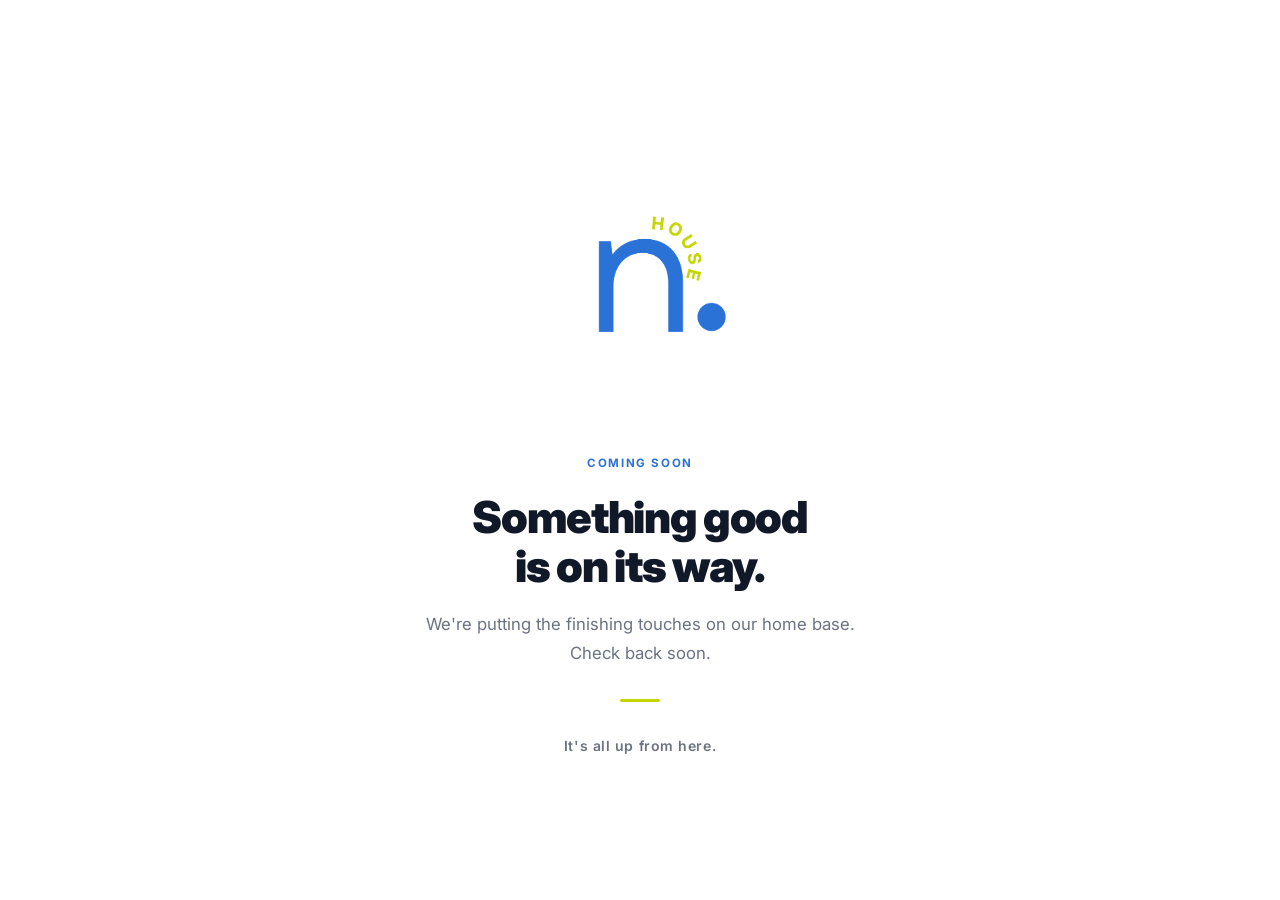
<file: index.html>
<!DOCTYPE html>
<html lang="en">
<head>
  <meta charset="UTF-8">
  <meta name="viewport" content="width=device-width, initial-scale=1.0">
  <title>Northbound House — Coming Soon</title>
  <meta name="description" content="Northbound House is coming soon. Ideas with direction. Products with purpose.">
  <link rel="icon" type="image/png" href="NHdot_Color.png">
  <link rel="apple-touch-icon" href="NHdot_Color.png">
  <link rel="preconnect" href="https://fonts.googleapis.com">
  <link rel="preconnect" href="https://fonts.gstatic.com" crossorigin>
  <link href="https://fonts.googleapis.com/css2?family=Inter:wght@400;600;700;800;900&display=swap" rel="stylesheet">
  <style>
    :root {
      --primary: #2B72D7;
      --accent:  #C4D600;
      --text:    #111827;
      --muted:   #6b7280;
    }

    *, *::before, *::after { box-sizing: border-box; margin: 0; padding: 0; }
    html, body { height: 100%; }

    body {
      font-family: 'Inter', -apple-system, sans-serif;
      background: #fff;
      color: var(--text);
      display: flex;
      flex-direction: column;
      align-items: center;
      justify-content: center;
      min-height: 100vh;
      padding: 2rem;
      -webkit-font-smoothing: antialiased;
      background-image: url('https://images.unsplash.com/photo-1506905925346-21bda4d32df4?auto=format&fit=crop&w=1800&q=80');
      background-size: cover;
      background-position: center 40%;
    }

    body::before {
      content: '';
      position: fixed;
      inset: 0;
      background: rgba(255,255,255,0.92);
      z-index: 0;
    }

    .card {
      position: relative;
      z-index: 1;
      text-align: center;
      max-width: 480px;
    }

    .logo {
      display: block;
      margin-bottom: 3rem;
    }
    .logo img {
      width: 350px;
      height: 260px;
      object-fit: cover;
      object-position: center;
      margin: 0 auto;
    }

    .eyebrow {
      font-size: 0.72rem;
      font-weight: 700;
      letter-spacing: 0.14em;
      text-transform: uppercase;
      color: var(--primary);
      margin-bottom: 1.25rem;
    }

    h1 {
      font-size: clamp(1.75rem, 5vw, 2.75rem);
      font-weight: 900;
      letter-spacing: -0.03em;
      line-height: 1.1;
      margin-bottom: 1.25rem;
      color: var(--text);
    }

    p {
      font-size: 1.05rem;
      color: var(--muted);
      line-height: 1.7;
    }

    .divider {
      width: 40px;
      height: 3px;
      background: var(--accent);
      border-radius: 2px;
      margin: 2rem auto;
    }

    .motto {
      font-size: 0.875rem;
      font-weight: 600;
      color: var(--muted);
      letter-spacing: 0.04em;
    }
  </style>
</head>
<body>
  <div class="card">
    <a href="/" class="logo">
      <img src="NHdot_Color.png" alt="Northbound House">
    </a>
    <p class="eyebrow">Coming Soon</p>
    <h1>Something good<br>is on its way.</h1>
    <p>We're putting the finishing touches on our home base. Check back soon.</p>
    <div class="divider"></div>
    <p class="motto">It's all up from here.</p>
  </div>
</body>
</html>
</file>
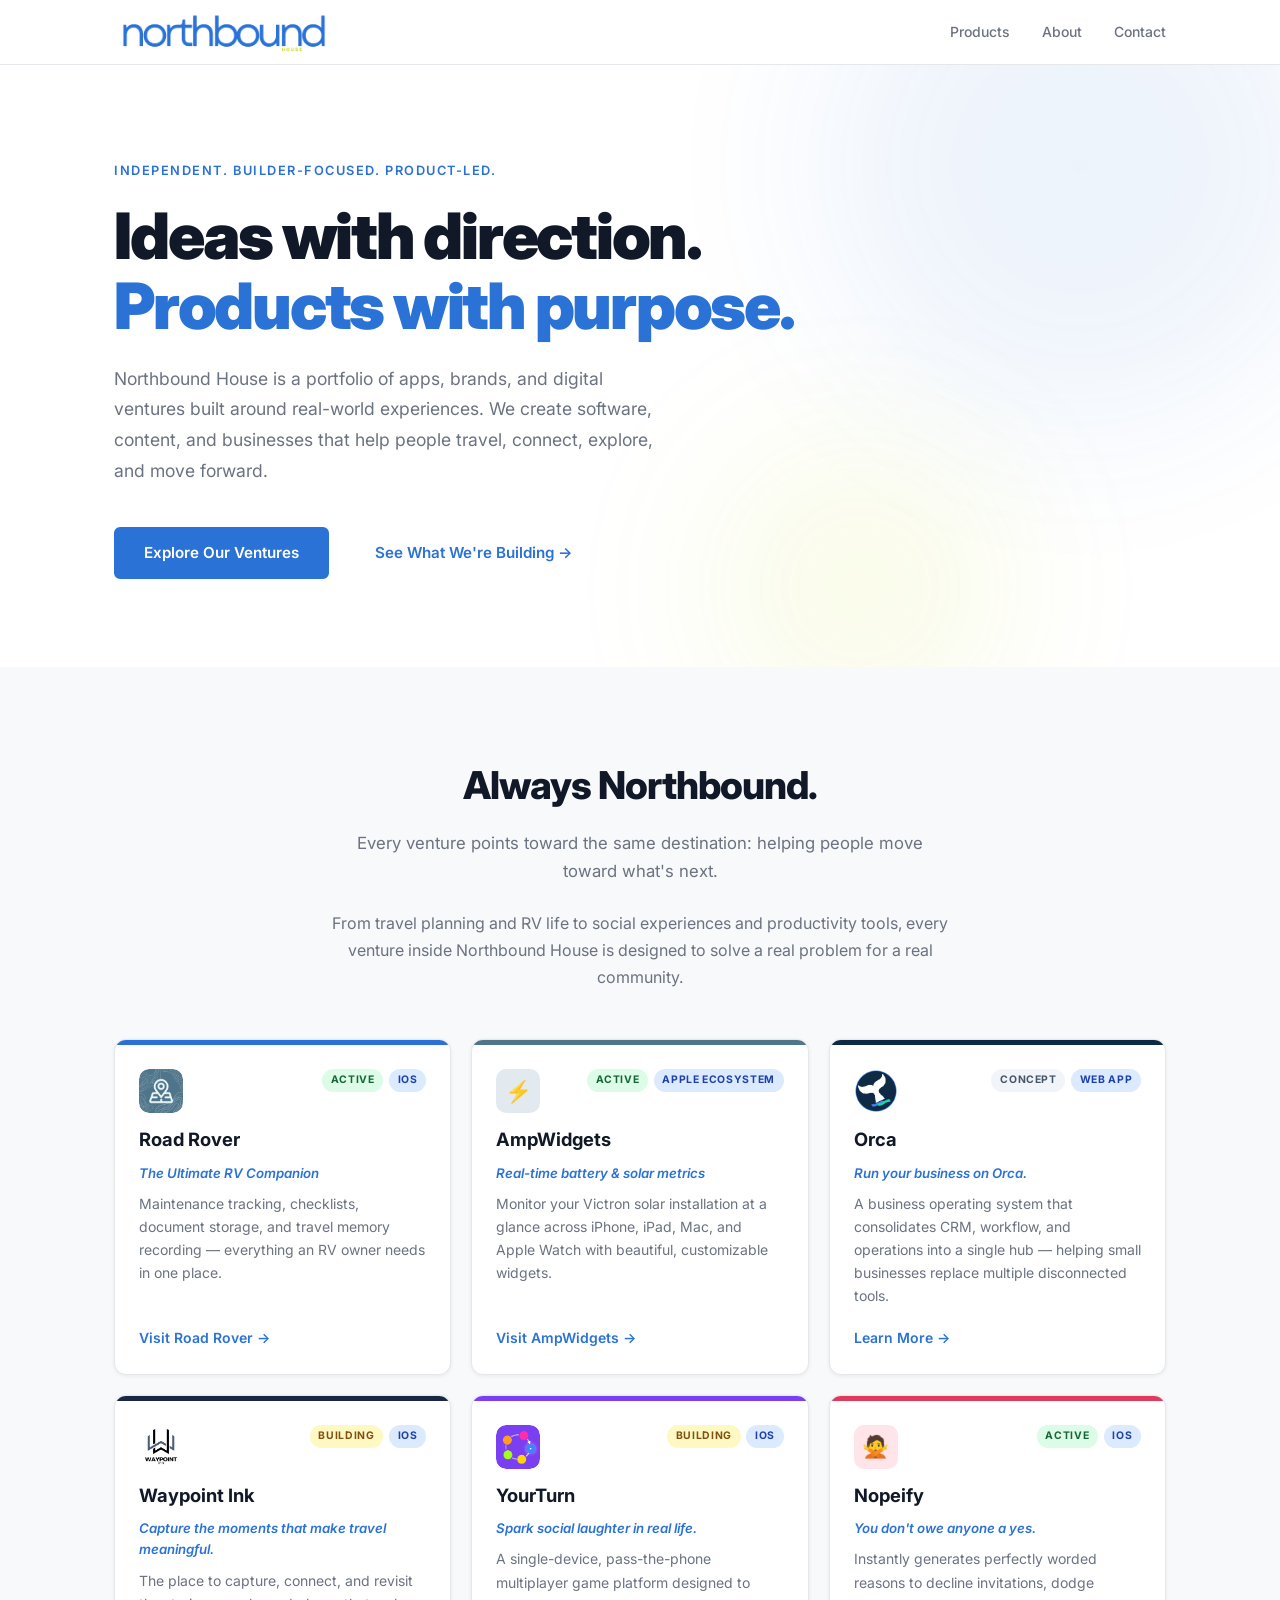
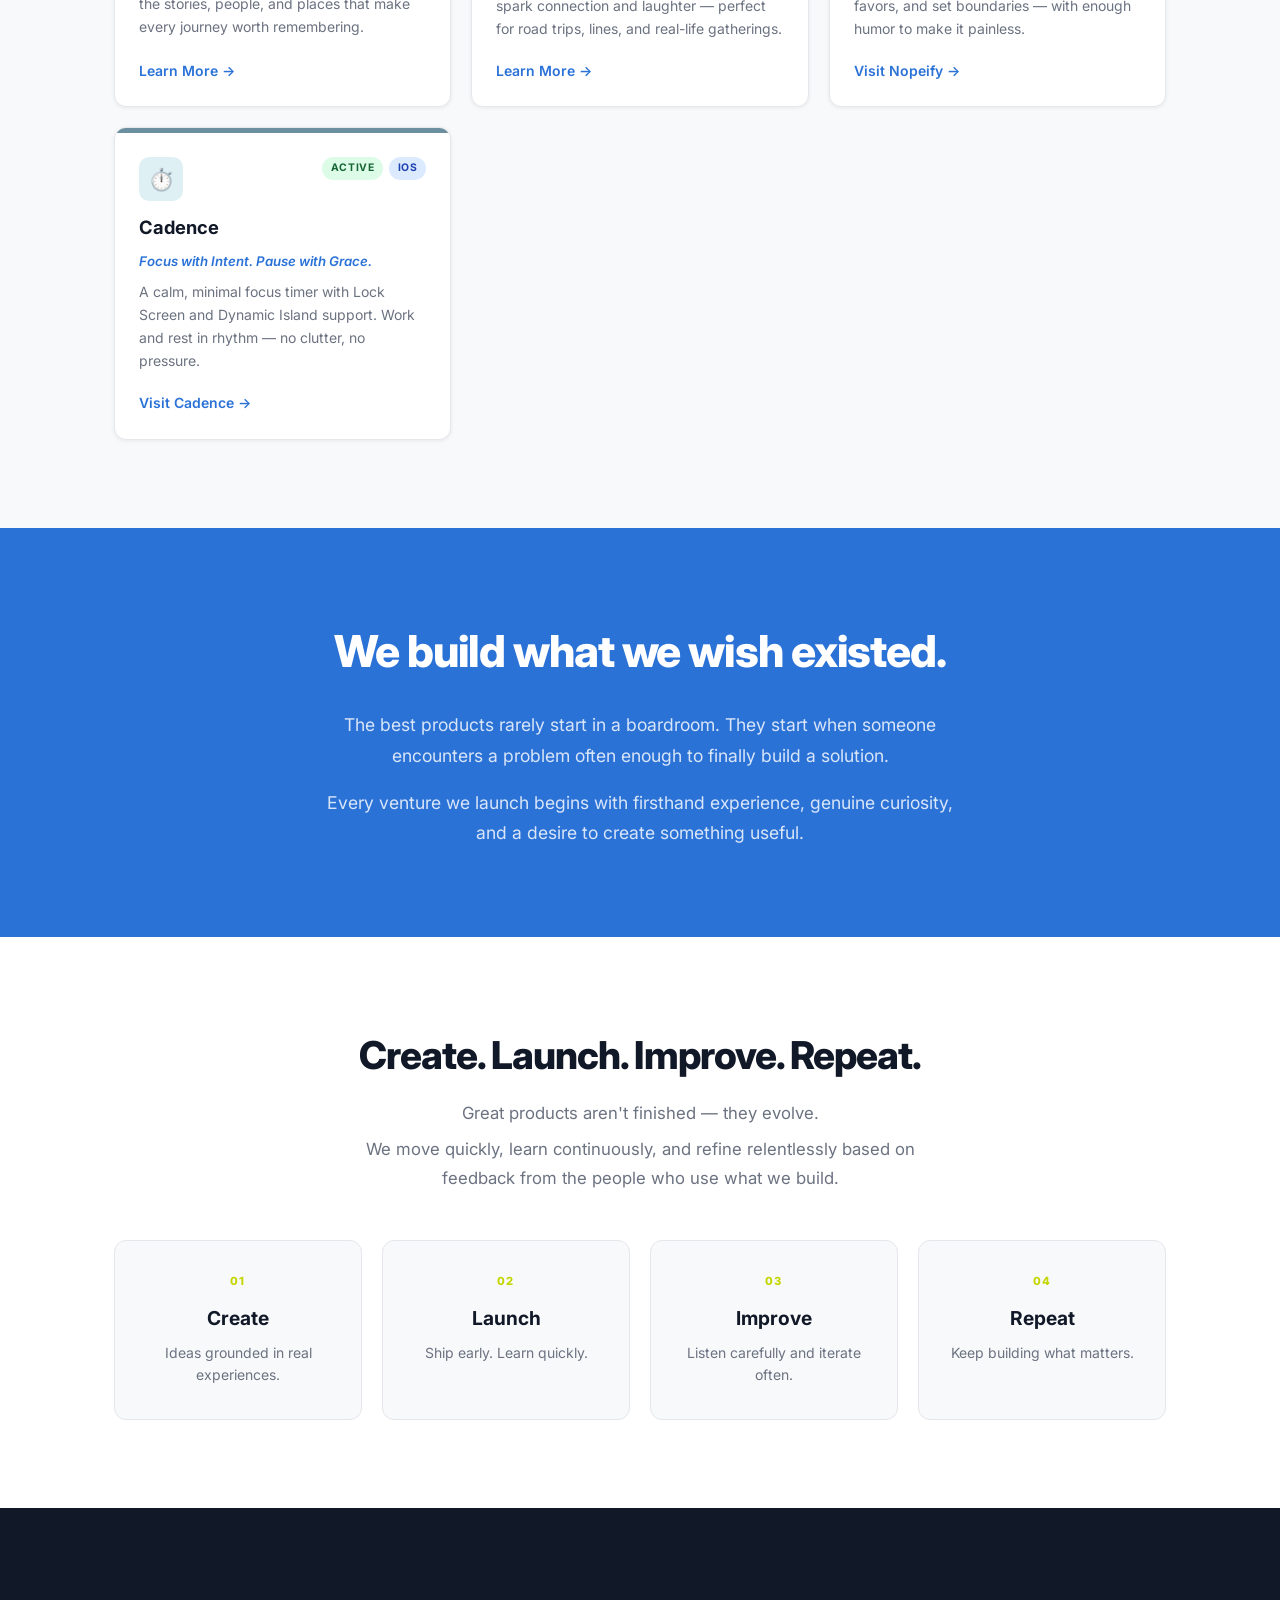
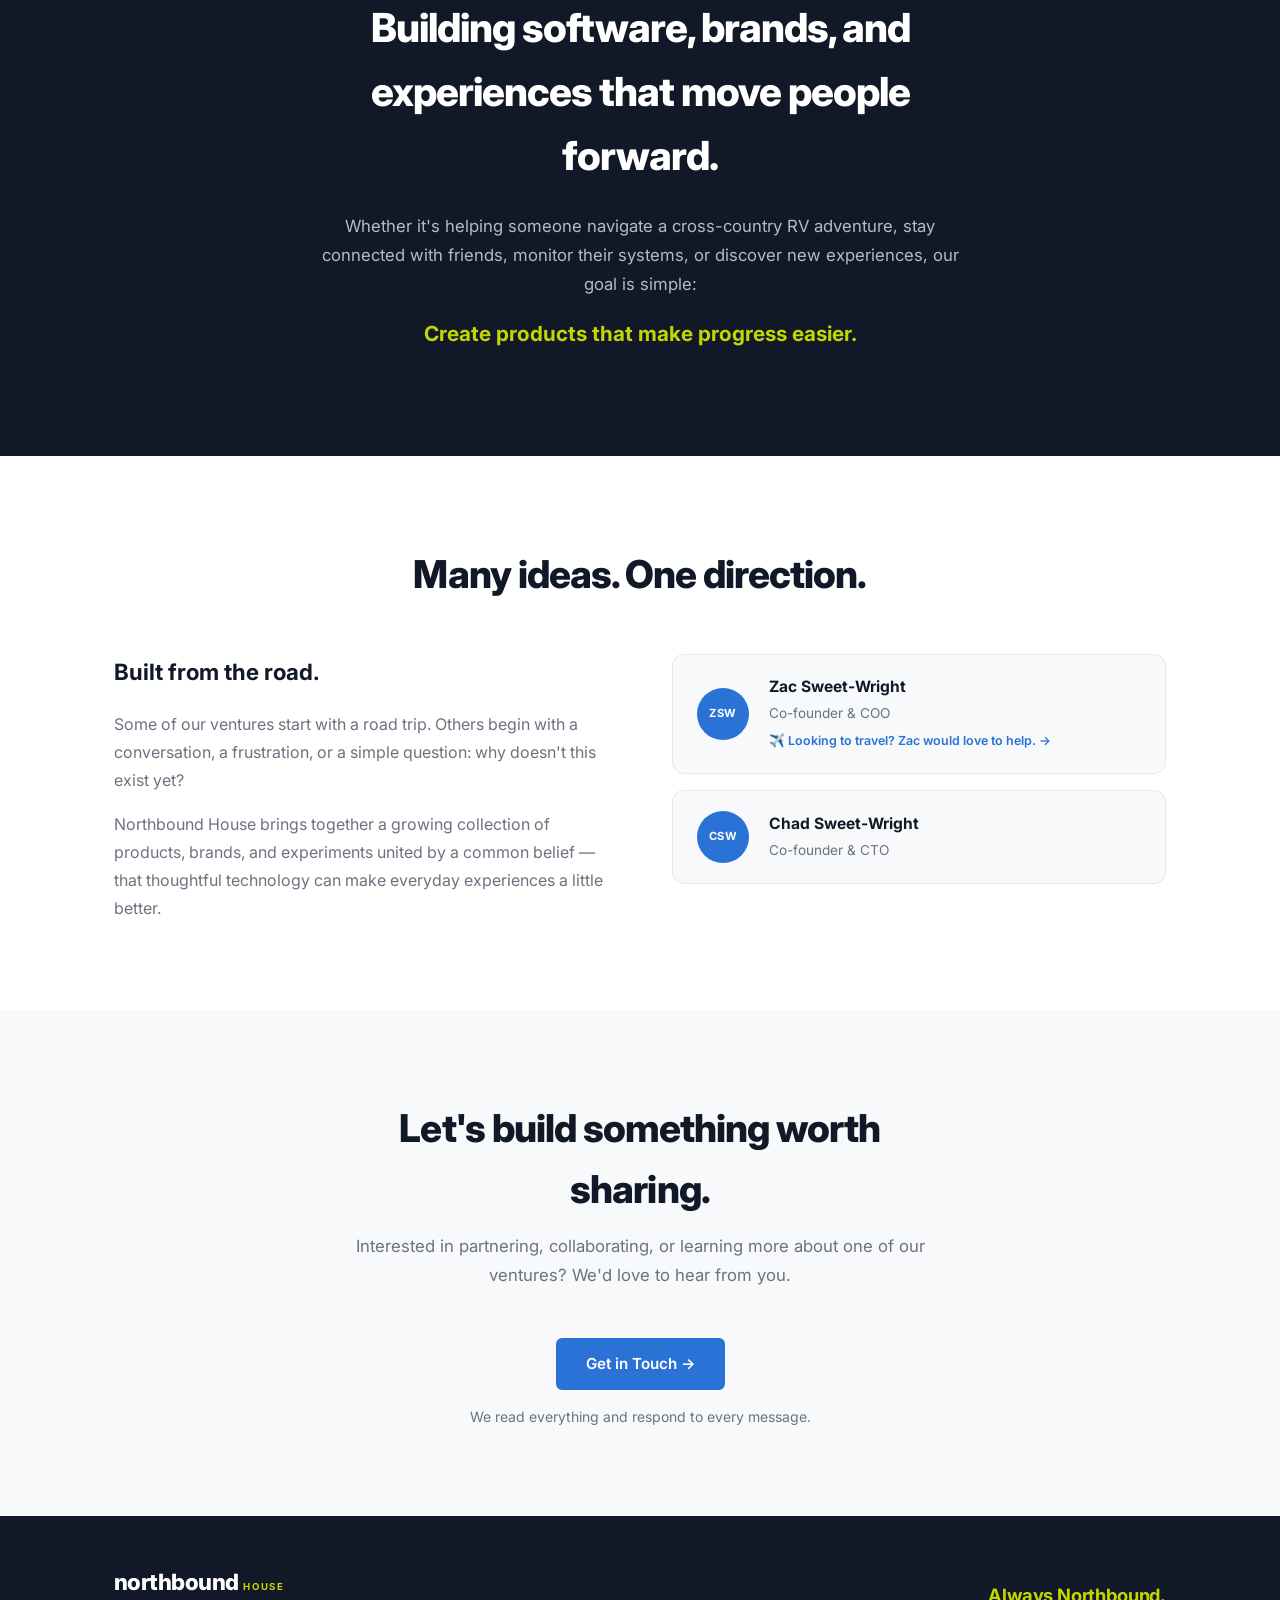
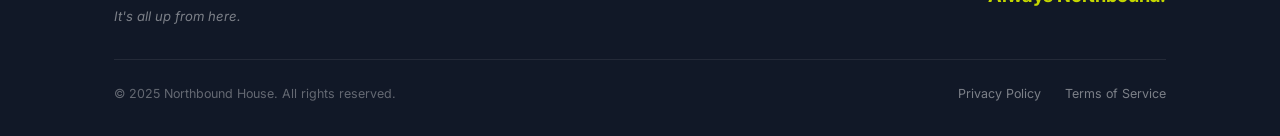
<file: inside.html>
<!DOCTYPE html>
<html lang="en">
<head>
  <meta charset="UTF-8">
  <meta name="viewport" content="width=device-width, initial-scale=1.0">
  <title>Northbound House — Ideas with direction. Products with purpose.</title>
  <meta name="description" content="Northbound House is an independent venture studio building software, brands, and digital experiences that help people travel, connect, explore, and move forward.">
  <meta property="og:title" content="Northbound House">
  <meta property="og:description" content="Ideas with direction. Products with purpose.">
  <meta property="og:type" content="website">
  <meta property="og:url" content="https://northboundhouse.com">
  <link rel="icon" type="image/png" href="NHdot_Color.png">
  <link rel="apple-touch-icon" href="NHdot_Color.png">
  <link rel="preconnect" href="https://fonts.googleapis.com">
  <link rel="preconnect" href="https://fonts.gstatic.com" crossorigin>
  <link href="https://fonts.googleapis.com/css2?family=Inter:wght@300;400;500;600;700;800;900&display=swap" rel="stylesheet">
  <link rel="stylesheet" href="css/style.css">
</head>
<body>

  <!-- ========== HEADER ========== -->
  <header class="header" id="top">
    <nav class="nav container">
      <a href="#top" class="logo">
        <img src="Wordmark_Color.png" alt="Northbound House" style="width:220px;height:52px;object-fit:cover;object-position:center;">
      </a>
      <ul class="nav-links" id="nav-links">
        <li><a href="#ventures">Products</a></li>
        <li><a href="#about">About</a></li>
        <li><a href="#contact">Contact</a></li>
      </ul>
      <button class="nav-toggle" id="nav-toggle" aria-label="Toggle navigation" aria-expanded="false">
        <span></span>
        <span></span>
        <span></span>
      </button>
    </nav>
  </header>

  <!-- ========== HERO ========== -->
  <section class="hero">
    <div class="hero-decoration" aria-hidden="true">
      <div class="hero-orb hero-orb--1"></div>
      <div class="hero-orb hero-orb--2"></div>
    </div>
    <div class="container">
      <div class="hero-content">
        <p class="hero-eyebrow">Independent. Builder-focused. Product-led.</p>
        <h1 class="hero-headline">Ideas with direction.<br><span class="accent">Products with purpose.</span></h1>
        <p class="hero-sub">Northbound House is a portfolio of apps, brands, and digital ventures built around real-world experiences. We create software, content, and businesses that help people travel, connect, explore, and move forward.</p>
        <div class="hero-ctas">
          <a href="#ventures" class="btn btn-primary">Explore Our Ventures</a>
          <a href="#process" class="btn btn-ghost">See What We're Building →</a>
        </div>
      </div>
    </div>
  </section>

  <!-- ========== VENTURES ========== -->
  <section class="ventures" id="ventures">
    <div class="container">
      <div class="section-header">
        <h2>Always Northbound.</h2>
        <p>Every venture points toward the same destination: helping people move toward what's next.</p>
      </div>
      <p class="ventures-intro">From travel planning and RV life to social experiences and productivity tools, every venture inside Northbound House is designed to solve a real problem for a real community.</p>

      <div class="venture-grid">

        <!-- Road Rover -->
        <article class="venture-card">
          <div class="venture-card__bar" style="background: #2B72D7;"></div>
          <div class="venture-card__body">
            <div class="venture-card__top">
              <div class="venture-icon" style="background:none;padding:0;overflow:hidden;"><img src="images/roadrover-icon.png" alt="Road Rover" style="width:44px;height:44px;border-radius:10px;display:block;"></div>
              <div class="venture-card__badges">
                <span class="badge badge--active">Active</span>
                <span class="badge badge--platform">iOS</span>
              </div>
            </div>
            <h3>Road Rover</h3>
            <p class="venture-tagline">The Ultimate RV Companion</p>
            <p class="venture-desc">Maintenance tracking, checklists, document storage, and travel memory recording — everything an RV owner needs in one place.</p>
            <a href="https://roadrover.northboundhouse.com" class="venture-link">Visit Road Rover →</a>
          </div>
        </article>

        <!-- AmpWidgets -->
        <article class="venture-card">
          <div class="venture-card__bar" style="background: #4F758B;"></div>
          <div class="venture-card__body">
            <div class="venture-card__top">
              <div class="venture-icon venture-icon--slate">⚡</div>
              <div class="venture-card__badges">
                <span class="badge badge--active">Active</span>
                <span class="badge badge--platform">Apple Ecosystem</span>
              </div>
            </div>
            <h3>AmpWidgets</h3>
            <p class="venture-tagline">Real-time battery &amp; solar metrics</p>
            <p class="venture-desc">Monitor your Victron solar installation at a glance across iPhone, iPad, Mac, and Apple Watch with beautiful, customizable widgets.</p>
            <a href="https://ampwidgets.northboundhouse.com" class="venture-link">Visit AmpWidgets →</a>
          </div>
        </article>

        <!-- Orca -->
        <article class="venture-card">
          <div class="venture-card__bar" style="background: #0f2a44;"></div>
          <div class="venture-card__body">
            <div class="venture-card__top">
              <div class="venture-icon" style="background:none;padding:0;overflow:hidden;"><img src="images/orca-icon.png" alt="Orca" style="width:44px;height:44px;border-radius:50%;object-fit:cover;display:block;"></div>
              <div class="venture-card__badges">
                <span class="badge badge--concept">Concept</span>
                <span class="badge badge--platform">Web App</span>
              </div>
            </div>
            <h3>Orca</h3>
            <p class="venture-tagline">Run your business on Orca.</p>
            <p class="venture-desc">A business operating system that consolidates CRM, workflow, and operations into a single hub — helping small businesses replace multiple disconnected tools.</p>
            <a href="https://orca.northboundhouse.com" class="venture-link">Learn More →</a>
          </div>
        </article>

        <!-- Waypoint Ink -->
        <article class="venture-card">
          <div class="venture-card__bar" style="background: #1b2845;"></div>
          <div class="venture-card__body">
            <div class="venture-card__top">
              <div class="venture-icon" style="background:#fff;padding:2px;overflow:hidden;"><img src="images/waypoint-icon.png" alt="Waypoint Ink" style="width:40px;height:40px;border-radius:8px;object-fit:contain;display:block;"></div>
              <div class="venture-card__badges">
                <span class="badge badge--building">Building</span>
                <span class="badge badge--platform">iOS</span>
              </div>
            </div>
            <h3>Waypoint Ink</h3>
            <p class="venture-tagline">Capture the moments that make travel meaningful.</p>
            <p class="venture-desc">The place to capture, connect, and revisit the stories, people, and places that make every journey worth remembering.</p>
            <a href="https://waypoint.northboundhouse.com" class="venture-link">Learn More →</a>
          </div>
        </article>

        <!-- YourTurn -->
        <article class="venture-card">
          <div class="venture-card__bar" style="background: #7B3FF2;"></div>
          <div class="venture-card__body">
            <div class="venture-card__top">
              <div class="venture-icon" style="background:none;padding:0;overflow:hidden;"><img src="images/yourturn-icon.png" alt="YourTurn" style="width:44px;height:44px;border-radius:10px;display:block;"></div>
              <div class="venture-card__badges">
                <span class="badge badge--building">Building</span>
                <span class="badge badge--platform">iOS</span>
              </div>
            </div>
            <h3>YourTurn</h3>
            <p class="venture-tagline">Spark social laughter in real life.</p>
            <p class="venture-desc">A single-device, pass-the-phone multiplayer game platform designed to spark connection and laughter — perfect for road trips, lines, and real-life gatherings.</p>
            <a href="https://yourturn.northboundhouse.com" class="venture-link">Learn More →</a>
          </div>
        </article>

        <!-- Nopeify -->
        <article class="venture-card">
          <div class="venture-card__bar" style="background: #E03B5D;"></div>
          <div class="venture-card__body">
            <div class="venture-card__top">
              <div class="venture-icon venture-icon--red">🙅</div>
              <div class="venture-card__badges">
                <span class="badge badge--active">Active</span>
                <span class="badge badge--platform">iOS</span>
              </div>
            </div>
            <h3>Nopeify</h3>
            <p class="venture-tagline">You don't owe anyone a yes.</p>
            <p class="venture-desc">Instantly generates perfectly worded reasons to decline invitations, dodge favors, and set boundaries — with enough humor to make it painless.</p>
            <a href="https://nopeify.northboundhouse.com" class="venture-link">Visit Nopeify →</a>
          </div>
        </article>

        <!-- Cadence -->
        <article class="venture-card">
          <div class="venture-card__bar" style="background: #6B8F9E;"></div>
          <div class="venture-card__body">
            <div class="venture-card__top">
              <div class="venture-icon venture-icon--teal">⏱️</div>
              <div class="venture-card__badges">
                <span class="badge badge--active">Active</span>
                <span class="badge badge--platform">iOS</span>
              </div>
            </div>
            <h3>Cadence</h3>
            <p class="venture-tagline">Focus with Intent. Pause with Grace.</p>
            <p class="venture-desc">A calm, minimal focus timer with Lock Screen and Dynamic Island support. Work and rest in rhythm — no clutter, no pressure.</p>
            <a href="https://cadence.northboundhouse.com" class="venture-link">Visit Cadence →</a>
          </div>
        </article>


      </div>
    </div>
  </section>

  <!-- ========== PHILOSOPHY ========== -->
  <section class="philosophy">
    <div class="container">
      <div class="philosophy-content">
        <h2>We build what we wish existed.</h2>
        <p>The best products rarely start in a boardroom. They start when someone encounters a problem often enough to finally build a solution.</p>
        <p>Every venture we launch begins with firsthand experience, genuine curiosity, and a desire to create something useful.</p>
      </div>
    </div>
  </section>

  <!-- ========== PROCESS ========== -->
  <section class="process" id="process">
    <div class="container">
      <div class="section-header">
        <h2>Create. Launch. Improve. Repeat.</h2>
        <p>Great products aren't finished — they evolve.</p>
        <p class="section-sub">We move quickly, learn continuously, and refine relentlessly based on feedback from the people who use what we build.</p>
      </div>
      <div class="process-grid">
        <div class="process-step">
          <span class="process-number">01</span>
          <h3>Create</h3>
          <p>Ideas grounded in real experiences.</p>
        </div>
        <div class="process-step">
          <span class="process-number">02</span>
          <h3>Launch</h3>
          <p>Ship early. Learn quickly.</p>
        </div>
        <div class="process-step">
          <span class="process-number">03</span>
          <h3>Improve</h3>
          <p>Listen carefully and iterate often.</p>
        </div>
        <div class="process-step">
          <span class="process-number">04</span>
          <h3>Repeat</h3>
          <p>Keep building what matters.</p>
        </div>
      </div>
    </div>
  </section>

  <!-- ========== MISSION ========== -->
  <section class="mission">
    <div class="container">
      <div class="mission-content">
        <h2>Building software, brands, and experiences that move people forward.</h2>
        <p>Whether it's helping someone navigate a cross-country RV adventure, stay connected with friends, monitor their systems, or discover new experiences, our goal is simple:</p>
        <p class="mission-statement">Create products that make progress easier.</p>
      </div>
    </div>
  </section>

  <!-- ========== ABOUT ========== -->
  <section class="about" id="about">
    <div class="container">
      <div class="section-header">
        <h2>Many ideas. One direction.</h2>
      </div>
      <div class="about-content">
        <div class="about-story">
          <h3>Built from the road.</h3>
          <p>Some of our ventures start with a road trip. Others begin with a conversation, a frustration, or a simple question: why doesn't this exist yet?</p>
          <p>Northbound House brings together a growing collection of products, brands, and experiments united by a common belief — that thoughtful technology can make everyday experiences a little better.</p>
        </div>
        <div class="team-grid">
          <div class="team-member">
            <div class="team-avatar" aria-hidden="true">ZSW</div>
            <div class="team-info">
              <h4>Zac Sweet-Wright</h4>
              <p>Co-founder &amp; COO</p>
              <a href="https://boraborabound.com" class="team-aside" target="_blank" rel="noopener noreferrer">✈️ Looking to travel? Zac would love to help. →</a>
            </div>
          </div>
          <div class="team-member">
            <div class="team-avatar" aria-hidden="true">CSW</div>
            <div class="team-info">
              <h4>Chad Sweet-Wright</h4>
              <p>Co-founder &amp; CTO</p>
            </div>
          </div>
        </div>
      </div>
    </div>
  </section>

  <!-- ========== CONTACT ========== -->
  <section class="contact" id="contact">
    <div class="container">
      <div class="section-header">
        <h2>Let's build something worth sharing.</h2>
        <p>Interested in partnering, collaborating, or learning more about one of our ventures? We'd love to hear from you.</p>
      </div>
      <div class="contact-cta">
        <a href="https://forms.gle/XkhNBvxV88hwFA3BA" class="btn btn-primary" target="_blank" rel="noopener noreferrer">Get in Touch →</a>
        <p class="contact-note">We read everything and respond to every message.</p>
      </div>
    </div>
  </section>

  <!-- ========== FOOTER ========== -->
  <footer class="footer">
    <div class="container">
      <div class="footer-top">
        <div class="footer-brand">
          <a href="#top" class="logo">
            <span class="logo-northbound">northbound</span>
            <span class="logo-house">HOUSE</span>
          </a>
          <p class="footer-tagline">It's all up from here.</p>
        </div>
        <p class="footer-motto">Always Northbound.</p>
      </div>
      <div class="footer-bottom">
        <p>&copy; 2025 Northbound House. All rights reserved.</p>
        <div class="footer-links">
          <a href="privacy.html">Privacy Policy</a>
          <a href="terms.html">Terms of Service</a>
        </div>
      </div>
    </div>
  </footer>

  <script src="js/main.js"></script>
</body>
</html>
</file>
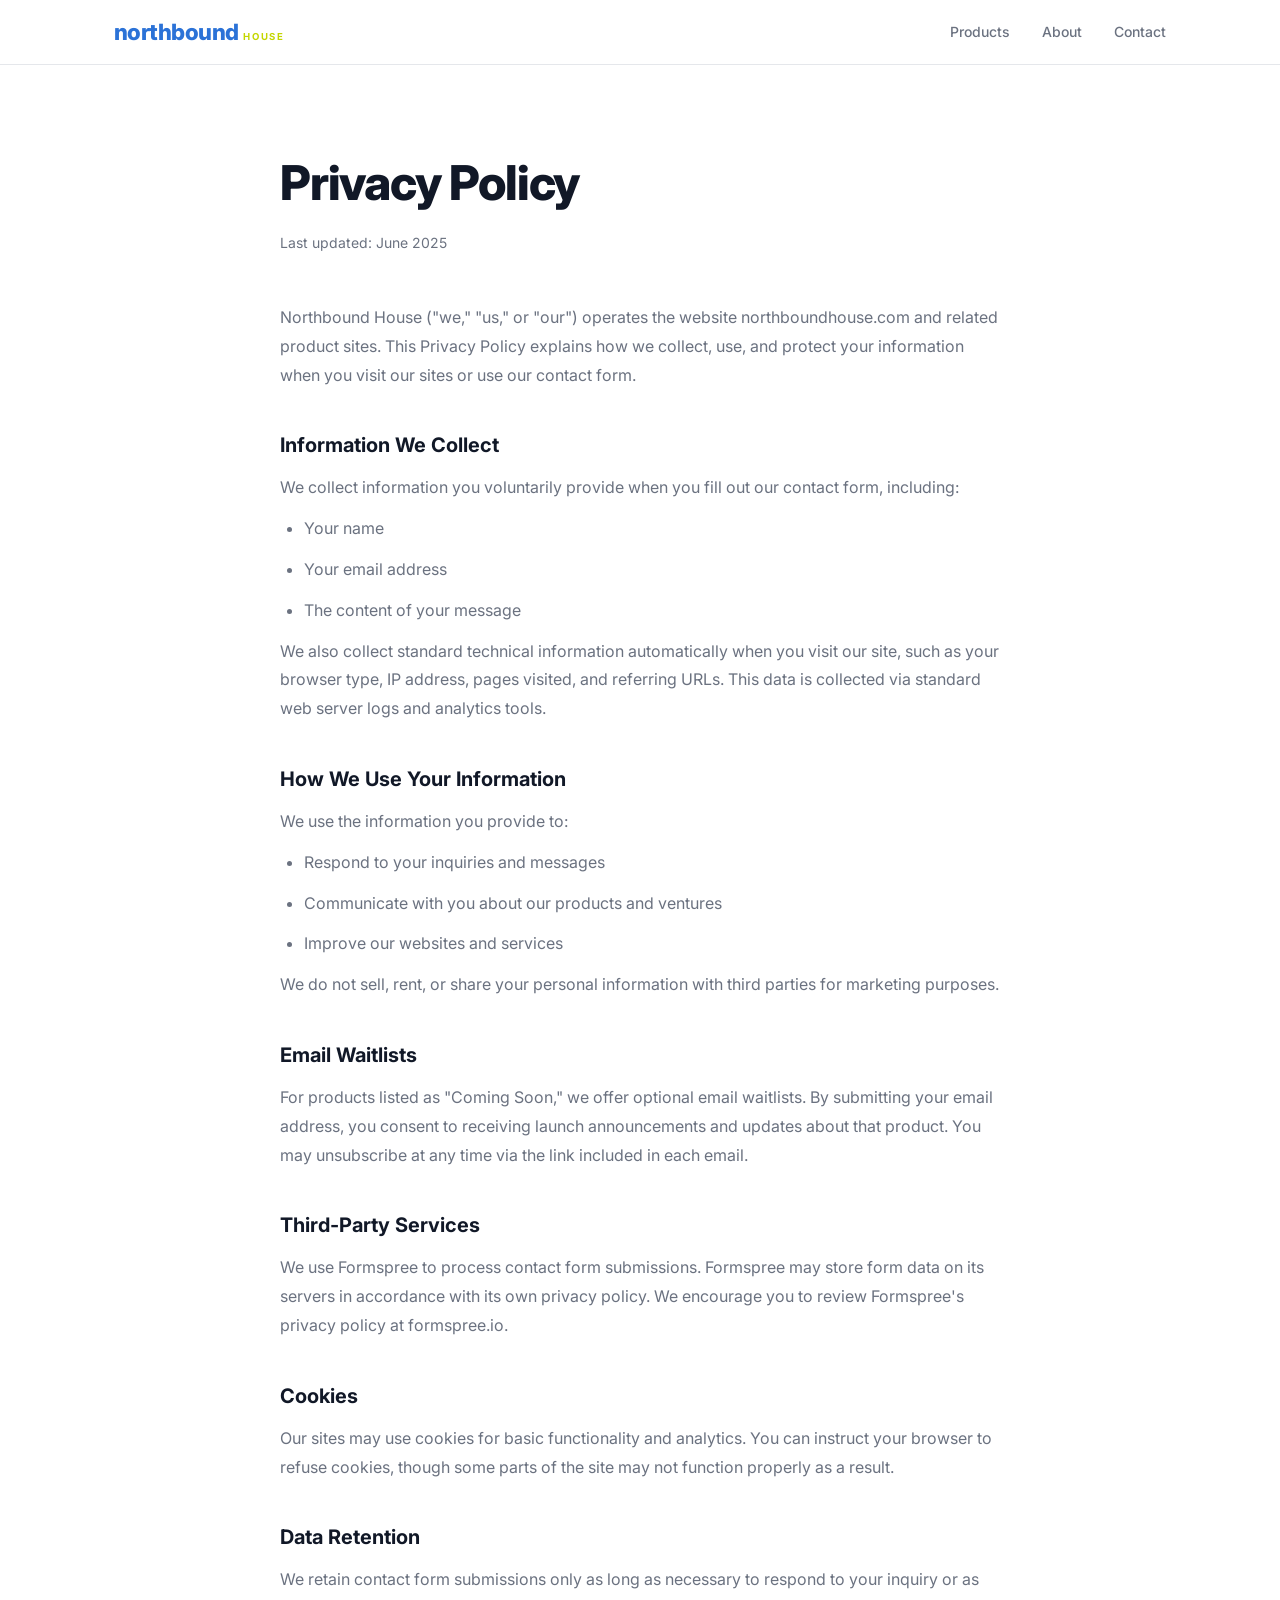
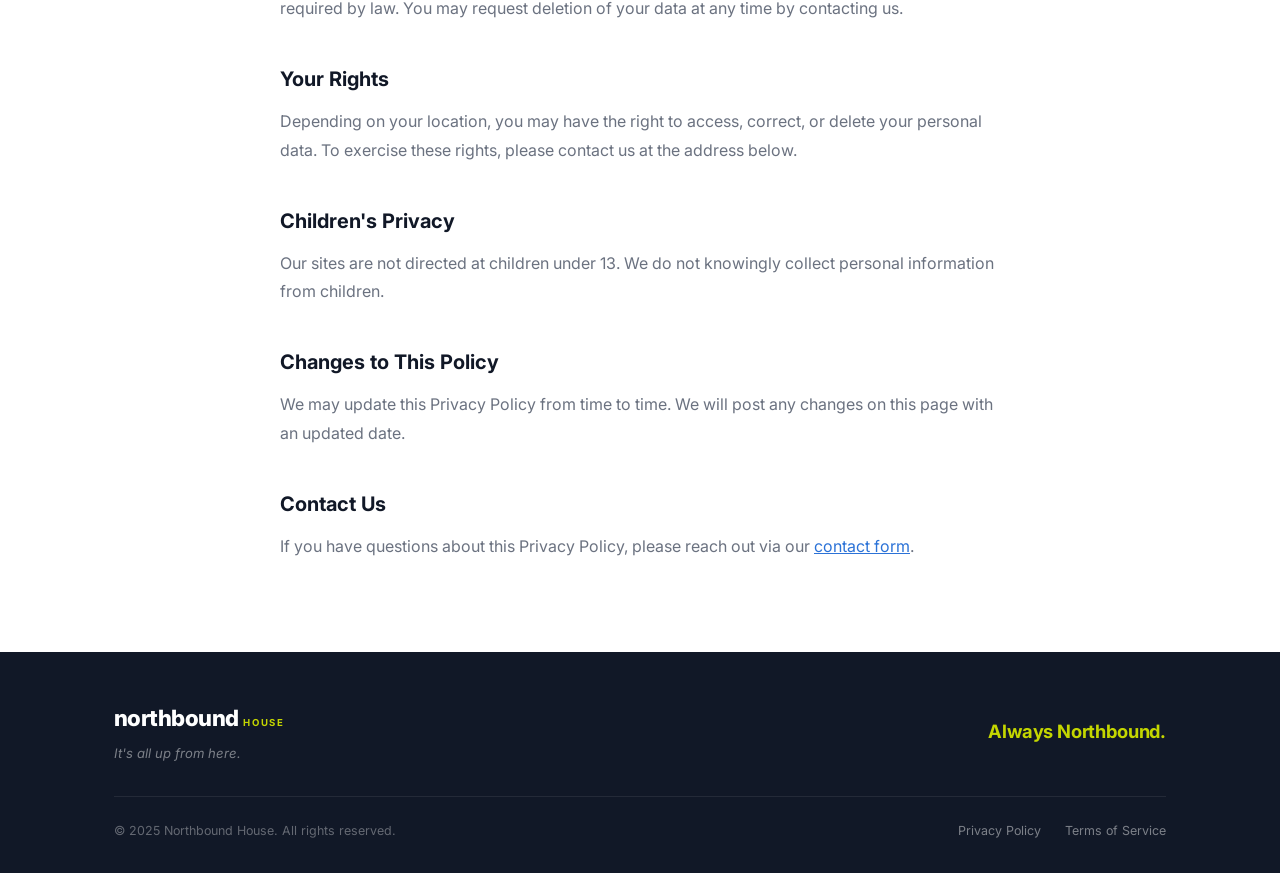
<file: privacy.html>
<!DOCTYPE html>
<html lang="en">
<head>
  <meta charset="UTF-8">
  <meta name="viewport" content="width=device-width, initial-scale=1.0">
  <title>Privacy Policy — Northbound House</title>
  <link rel="preconnect" href="https://fonts.googleapis.com">
  <link rel="preconnect" href="https://fonts.gstatic.com" crossorigin>
  <link href="https://fonts.googleapis.com/css2?family=Inter:wght@400;500;600;700;800&display=swap" rel="stylesheet">
  <link rel="stylesheet" href="css/style.css">
  <style>
    .legal-page { padding: 5rem 0; }
    .legal-page .inner { max-width: 720px; margin: 0 auto; }
    .legal-page h1 { font-size: clamp(2rem, 4vw, 3rem); font-weight: 800; letter-spacing: -0.025em; margin-bottom: 0.5rem; }
    .legal-page .meta { font-size: 0.875rem; color: var(--text-muted); margin-bottom: 3rem; }
    .legal-page h2 { font-size: 1.25rem; font-weight: 700; margin: 2.5rem 0 0.75rem; }
    .legal-page p, .legal-page li { font-size: 1rem; color: var(--text-muted); line-height: 1.8; margin-bottom: 0.75rem; }
    .legal-page ul { padding-left: 1.5rem; list-style: disc; }
    .legal-page a { color: var(--primary); text-decoration: underline; }
  </style>
</head>
<body>

  <header class="header">
    <nav class="nav container">
      <a href="index.html" class="logo">
        <span class="logo-northbound">northbound</span>
        <span class="logo-house">HOUSE</span>
      </a>
      <ul class="nav-links">
        <li><a href="index.html#ventures">Products</a></li>
        <li><a href="index.html#about">About</a></li>
        <li><a href="index.html#contact">Contact</a></li>
      </ul>
    </nav>
  </header>

  <main class="legal-page">
    <div class="container">
      <div class="inner">
        <h1>Privacy Policy</h1>
        <p class="meta">Last updated: June 2025</p>

        <p>Northbound House ("we," "us," or "our") operates the website northboundhouse.com and related product sites. This Privacy Policy explains how we collect, use, and protect your information when you visit our sites or use our contact form.</p>

        <h2>Information We Collect</h2>
        <p>We collect information you voluntarily provide when you fill out our contact form, including:</p>
        <ul>
          <li>Your name</li>
          <li>Your email address</li>
          <li>The content of your message</li>
        </ul>
        <p>We also collect standard technical information automatically when you visit our site, such as your browser type, IP address, pages visited, and referring URLs. This data is collected via standard web server logs and analytics tools.</p>

        <h2>How We Use Your Information</h2>
        <p>We use the information you provide to:</p>
        <ul>
          <li>Respond to your inquiries and messages</li>
          <li>Communicate with you about our products and ventures</li>
          <li>Improve our websites and services</li>
        </ul>
        <p>We do not sell, rent, or share your personal information with third parties for marketing purposes.</p>

        <h2>Email Waitlists</h2>
        <p>For products listed as "Coming Soon," we offer optional email waitlists. By submitting your email address, you consent to receiving launch announcements and updates about that product. You may unsubscribe at any time via the link included in each email.</p>

        <h2>Third-Party Services</h2>
        <p>We use Formspree to process contact form submissions. Formspree may store form data on its servers in accordance with its own privacy policy. We encourage you to review Formspree's privacy policy at formspree.io.</p>

        <h2>Cookies</h2>
        <p>Our sites may use cookies for basic functionality and analytics. You can instruct your browser to refuse cookies, though some parts of the site may not function properly as a result.</p>

        <h2>Data Retention</h2>
        <p>We retain contact form submissions only as long as necessary to respond to your inquiry or as required by law. You may request deletion of your data at any time by contacting us.</p>

        <h2>Your Rights</h2>
        <p>Depending on your location, you may have the right to access, correct, or delete your personal data. To exercise these rights, please contact us at the address below.</p>

        <h2>Children's Privacy</h2>
        <p>Our sites are not directed at children under 13. We do not knowingly collect personal information from children.</p>

        <h2>Changes to This Policy</h2>
        <p>We may update this Privacy Policy from time to time. We will post any changes on this page with an updated date.</p>

        <h2>Contact Us</h2>
        <p>If you have questions about this Privacy Policy, please reach out via our <a href="index.html#contact">contact form</a>.</p>
      </div>
    </div>
  </main>

  <footer class="footer">
    <div class="container">
      <div class="footer-top">
        <div class="footer-brand">
          <a href="index.html" class="logo">
            <span class="logo-northbound">northbound</span>
            <span class="logo-house">HOUSE</span>
          </a>
          <p class="footer-tagline">It's all up from here.</p>
        </div>
        <p class="footer-motto">Always Northbound.</p>
      </div>
      <div class="footer-bottom">
        <p>&copy; 2025 Northbound House. All rights reserved.</p>
        <div class="footer-links">
          <a href="privacy.html">Privacy Policy</a>
          <a href="terms.html">Terms of Service</a>
        </div>
      </div>
    </div>
  </footer>

</body>
</html>
</file>
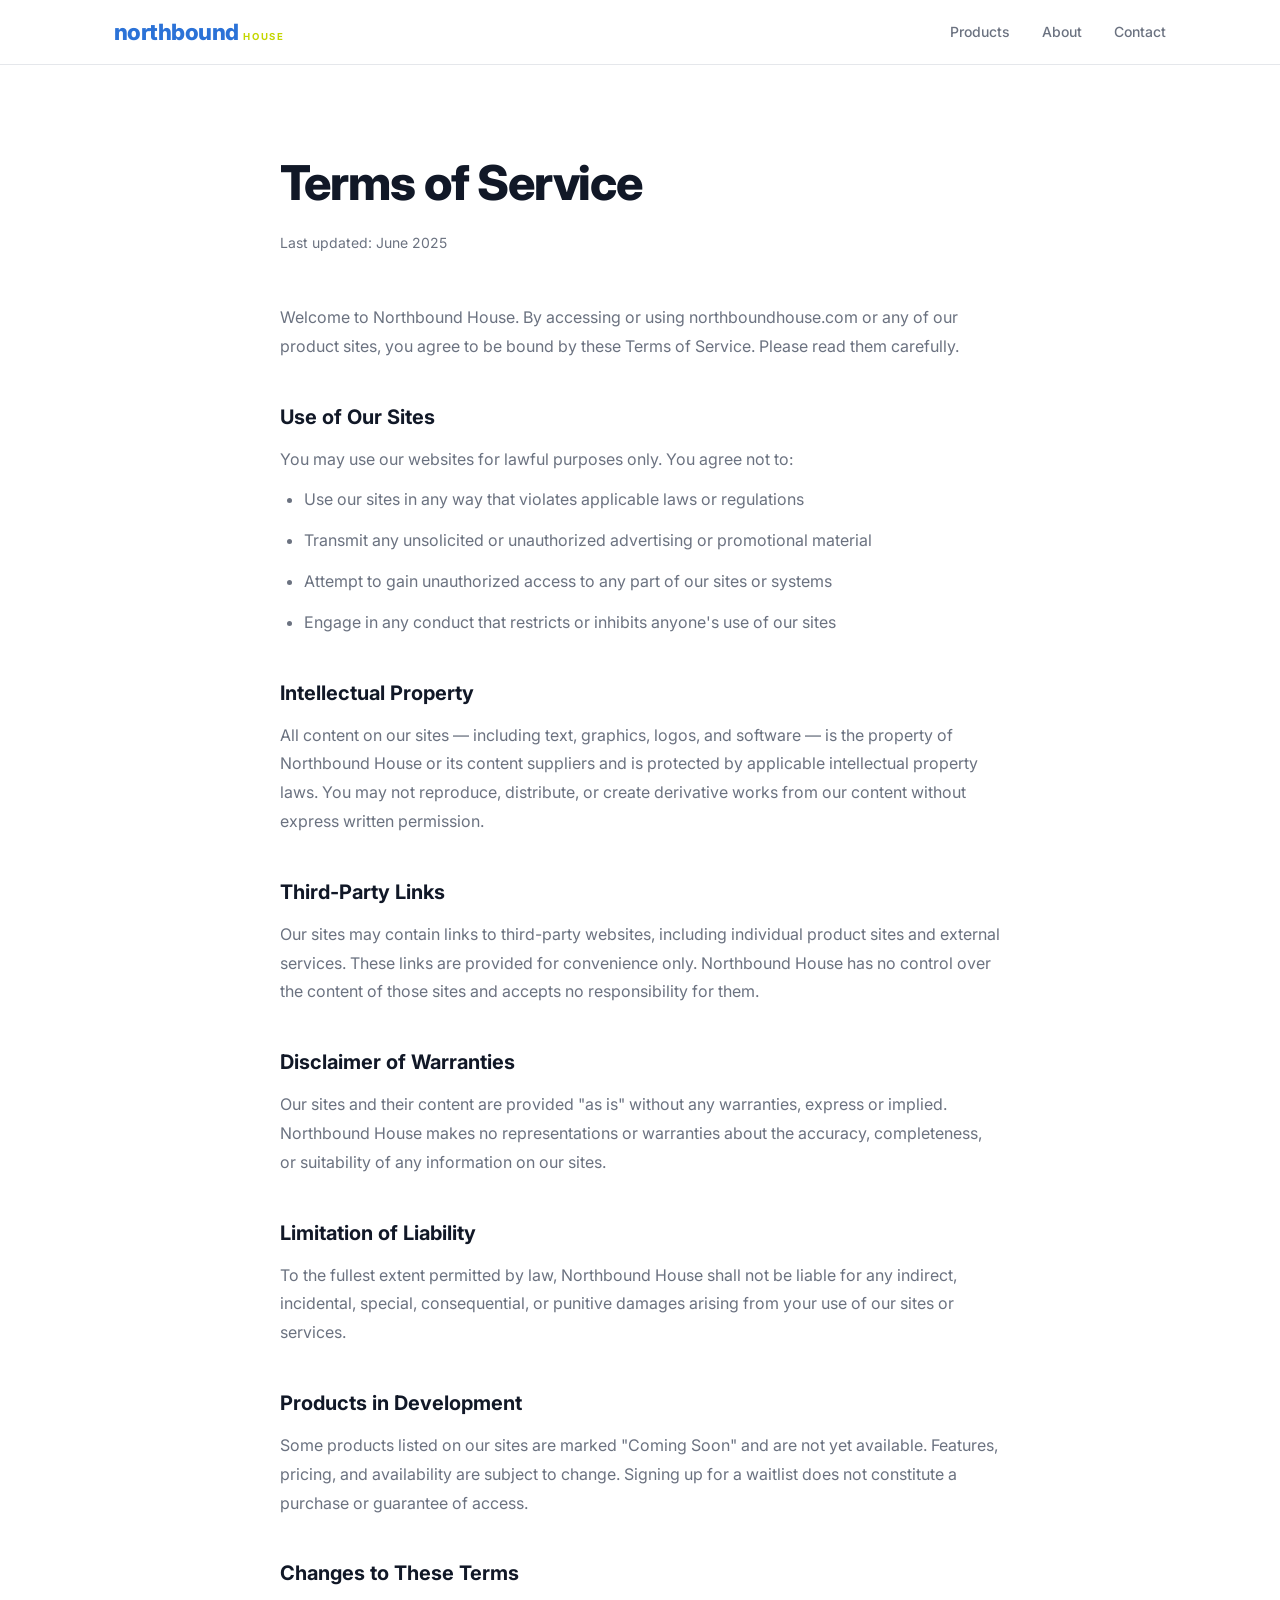
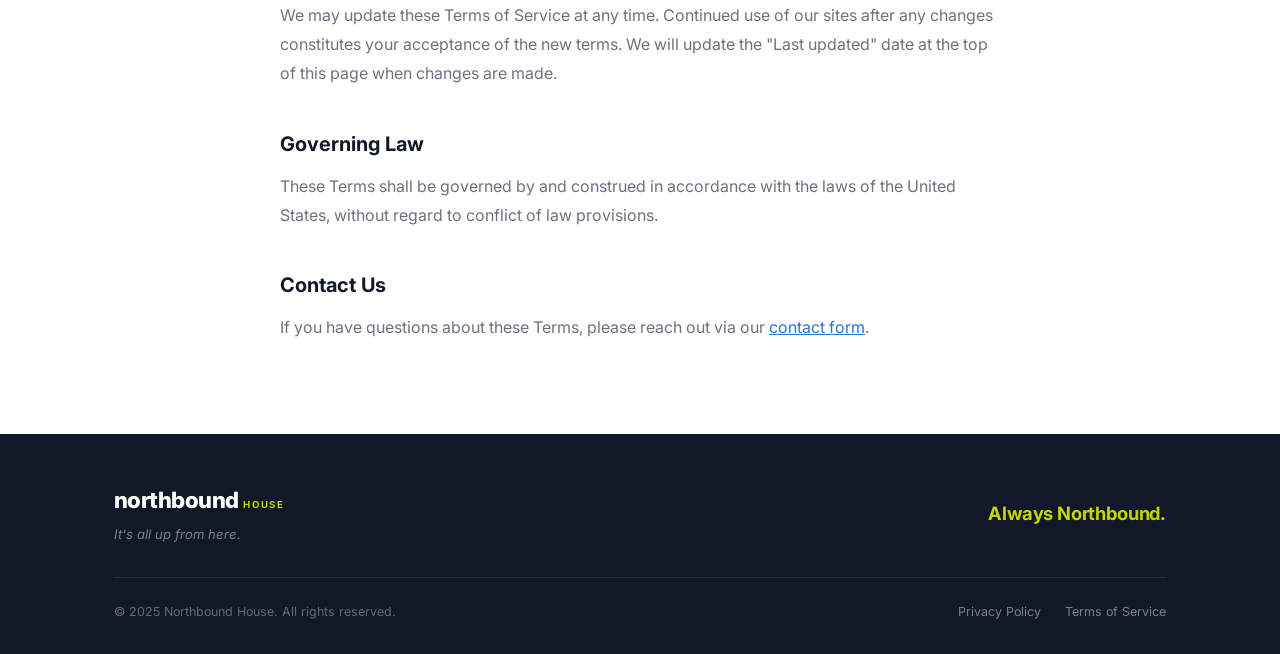
<file: terms.html>
<!DOCTYPE html>
<html lang="en">
<head>
  <meta charset="UTF-8">
  <meta name="viewport" content="width=device-width, initial-scale=1.0">
  <title>Terms of Service — Northbound House</title>
  <link rel="preconnect" href="https://fonts.googleapis.com">
  <link rel="preconnect" href="https://fonts.gstatic.com" crossorigin>
  <link href="https://fonts.googleapis.com/css2?family=Inter:wght@400;500;600;700;800&display=swap" rel="stylesheet">
  <link rel="stylesheet" href="css/style.css">
  <style>
    .legal-page { padding: 5rem 0; }
    .legal-page .inner { max-width: 720px; margin: 0 auto; }
    .legal-page h1 { font-size: clamp(2rem, 4vw, 3rem); font-weight: 800; letter-spacing: -0.025em; margin-bottom: 0.5rem; }
    .legal-page .meta { font-size: 0.875rem; color: var(--text-muted); margin-bottom: 3rem; }
    .legal-page h2 { font-size: 1.25rem; font-weight: 700; margin: 2.5rem 0 0.75rem; }
    .legal-page p, .legal-page li { font-size: 1rem; color: var(--text-muted); line-height: 1.8; margin-bottom: 0.75rem; }
    .legal-page ul { padding-left: 1.5rem; list-style: disc; }
    .legal-page a { color: var(--primary); text-decoration: underline; }
  </style>
</head>
<body>

  <header class="header">
    <nav class="nav container">
      <a href="index.html" class="logo">
        <span class="logo-northbound">northbound</span>
        <span class="logo-house">HOUSE</span>
      </a>
      <ul class="nav-links">
        <li><a href="index.html#ventures">Products</a></li>
        <li><a href="index.html#about">About</a></li>
        <li><a href="index.html#contact">Contact</a></li>
      </ul>
    </nav>
  </header>

  <main class="legal-page">
    <div class="container">
      <div class="inner">
        <h1>Terms of Service</h1>
        <p class="meta">Last updated: June 2025</p>

        <p>Welcome to Northbound House. By accessing or using northboundhouse.com or any of our product sites, you agree to be bound by these Terms of Service. Please read them carefully.</p>

        <h2>Use of Our Sites</h2>
        <p>You may use our websites for lawful purposes only. You agree not to:</p>
        <ul>
          <li>Use our sites in any way that violates applicable laws or regulations</li>
          <li>Transmit any unsolicited or unauthorized advertising or promotional material</li>
          <li>Attempt to gain unauthorized access to any part of our sites or systems</li>
          <li>Engage in any conduct that restricts or inhibits anyone's use of our sites</li>
        </ul>

        <h2>Intellectual Property</h2>
        <p>All content on our sites — including text, graphics, logos, and software — is the property of Northbound House or its content suppliers and is protected by applicable intellectual property laws. You may not reproduce, distribute, or create derivative works from our content without express written permission.</p>

        <h2>Third-Party Links</h2>
        <p>Our sites may contain links to third-party websites, including individual product sites and external services. These links are provided for convenience only. Northbound House has no control over the content of those sites and accepts no responsibility for them.</p>

        <h2>Disclaimer of Warranties</h2>
        <p>Our sites and their content are provided "as is" without any warranties, express or implied. Northbound House makes no representations or warranties about the accuracy, completeness, or suitability of any information on our sites.</p>

        <h2>Limitation of Liability</h2>
        <p>To the fullest extent permitted by law, Northbound House shall not be liable for any indirect, incidental, special, consequential, or punitive damages arising from your use of our sites or services.</p>

        <h2>Products in Development</h2>
        <p>Some products listed on our sites are marked "Coming Soon" and are not yet available. Features, pricing, and availability are subject to change. Signing up for a waitlist does not constitute a purchase or guarantee of access.</p>

        <h2>Changes to These Terms</h2>
        <p>We may update these Terms of Service at any time. Continued use of our sites after any changes constitutes your acceptance of the new terms. We will update the "Last updated" date at the top of this page when changes are made.</p>

        <h2>Governing Law</h2>
        <p>These Terms shall be governed by and construed in accordance with the laws of the United States, without regard to conflict of law provisions.</p>

        <h2>Contact Us</h2>
        <p>If you have questions about these Terms, please reach out via our <a href="index.html#contact">contact form</a>.</p>
      </div>
    </div>
  </main>

  <footer class="footer">
    <div class="container">
      <div class="footer-top">
        <div class="footer-brand">
          <a href="index.html" class="logo">
            <span class="logo-northbound">northbound</span>
            <span class="logo-house">HOUSE</span>
          </a>
          <p class="footer-tagline">It's all up from here.</p>
        </div>
        <p class="footer-motto">Always Northbound.</p>
      </div>
      <div class="footer-bottom">
        <p>&copy; 2025 Northbound House. All rights reserved.</p>
        <div class="footer-links">
          <a href="privacy.html">Privacy Policy</a>
          <a href="terms.html">Terms of Service</a>
        </div>
      </div>
    </div>
  </footer>

</body>
</html>
</file>
<file: css/style.css>
/* =============================================
   NORTHBOUND HOUSE — Main Site
   ============================================= */

/* --- Variables --- */
:root {
  --primary:    #2B72D7;
  --primary-dk: #1a5bbf;
  --secondary:  #4F758B;
  --neutral:    #ADB3B8;
  --accent-1:   #C4D600;
  --accent-2:   #FF431B;

  --text:       #111827;
  --text-muted: #6b7280;
  --border:     #e5e7eb;
  --bg:         #ffffff;
  --bg-soft:    #f8f9fb;

  --font: 'Inter', -apple-system, BlinkMacSystemFont, sans-serif;

  --max-w: 1100px;
  --pad:   1.5rem;

  --radius:    12px;
  --radius-sm: 6px;

  --shadow-sm: 0 1px 4px rgba(0,0,0,0.07);
  --shadow-md: 0 4px 20px rgba(0,0,0,0.10);

  --ease: 0.2s ease;
}

/* --- Reset --- */
*, *::before, *::after { box-sizing: border-box; margin: 0; padding: 0; }
html  { scroll-behavior: smooth; }
body  { font-family: var(--font); color: var(--text); background: var(--bg); line-height: 1.6; -webkit-font-smoothing: antialiased; }
img   { max-width: 100%; display: block; }
a     { color: inherit; text-decoration: none; }
ul    { list-style: none; }
button { font-family: var(--font); }

/* --- Container --- */
.container {
  max-width: var(--max-w);
  margin: 0 auto;
  padding: 0 var(--pad);
}

/* --- Section header --- */
.section-header {
  text-align: center;
  max-width: 620px;
  margin: 0 auto 3rem;
}
.section-header h2 {
  font-size: clamp(1.75rem, 3vw, 2.5rem);
  font-weight: 800;
  letter-spacing: -0.025em;
  margin-bottom: 0.75rem;
}
.section-header p { font-size: 1.05rem; color: var(--text-muted); line-height: 1.7; }
.section-header .section-sub { margin-top: 0.5rem; }

/* --- Buttons --- */
.btn {
  display: inline-flex;
  align-items: center;
  padding: 0.75rem 1.75rem;
  border-radius: var(--radius-sm);
  font-weight: 600;
  font-size: 0.95rem;
  cursor: pointer;
  transition: all var(--ease);
  border: 2px solid transparent;
}
.btn-primary {
  background: var(--primary);
  color: #fff;
  border-color: var(--primary);
}
.btn-primary:hover {
  background: var(--primary-dk);
  border-color: var(--primary-dk);
  transform: translateY(-1px);
  box-shadow: 0 4px 14px rgba(43,114,215,0.35);
}
.btn-ghost {
  background: transparent;
  color: var(--primary);
}
.btn-ghost:hover { color: var(--primary-dk); text-decoration: underline; }

/* =============================================
   HEADER
   ============================================= */
.header {
  position: sticky;
  top: 0;
  z-index: 100;
  background: rgba(255,255,255,0.96);
  backdrop-filter: blur(10px);
  -webkit-backdrop-filter: blur(10px);
  border-bottom: 1px solid var(--border);
}
.nav {
  display: flex;
  align-items: center;
  justify-content: space-between;
  height: 64px;
}

/* Logo */
.logo { display: flex; align-items: baseline; gap: 0.3rem; }
.logo-northbound {
  font-size: 1.4rem;
  font-weight: 800;
  color: var(--primary);
  letter-spacing: -0.025em;
}
.logo-house {
  font-size: 0.6rem;
  font-weight: 700;
  color: var(--accent-1);
  letter-spacing: 0.18em;
  text-transform: uppercase;
}

/* Nav links */
.nav-links { display: flex; gap: 2rem; align-items: center; }
.nav-links a {
  font-size: 0.875rem;
  font-weight: 500;
  color: var(--text-muted);
  transition: color var(--ease);
}
.nav-links a:hover { color: var(--primary); }

/* Hamburger */
.nav-toggle {
  display: none;
  flex-direction: column;
  gap: 5px;
  background: none;
  border: none;
  cursor: pointer;
  padding: 4px;
}
.nav-toggle span {
  display: block;
  width: 22px;
  height: 2px;
  background: var(--text);
  border-radius: 2px;
  transition: all var(--ease);
}

/* =============================================
   HERO
   ============================================= */
.hero {
  position: relative;
  overflow: hidden;
  padding: 6rem 0 5.5rem;
  background-image: url('https://images.unsplash.com/photo-1506905925346-21bda4d32df4?auto=format&fit=crop&w=1800&q=80');
  background-size: cover;
  background-position: center 40%;
}
.hero::before {
  content: '';
  position: absolute;
  inset: 0;
  background: linear-gradient(to right, rgba(255,255,255,0.97) 50%, rgba(255,255,255,0.6) 100%);
  z-index: 0;
}
.hero .container { position: relative; z-index: 1; }
.hero-decoration {
  position: absolute;
  inset: 0;
  pointer-events: none;
  overflow: hidden;
}
.hero-orb {
  position: absolute;
  border-radius: 50%;
  filter: blur(90px);
}
.hero-orb--1 {
  width: 520px;
  height: 520px;
  background: var(--primary);
  opacity: 0.08;
  top: -160px;
  right: -60px;
}
.hero-orb--2 {
  width: 280px;
  height: 280px;
  background: var(--accent-1);
  opacity: 0.10;
  bottom: -60px;
  right: 280px;
}

.hero-content {
  position: relative;
  z-index: 1;
  max-width: 680px;
}
.hero-eyebrow {
  font-size: 0.8rem;
  font-weight: 600;
  letter-spacing: 0.12em;
  text-transform: uppercase;
  color: var(--primary);
  margin-bottom: 1.25rem;
}
.hero-headline {
  font-size: clamp(2.25rem, 5.5vw, 4rem);
  font-weight: 900;
  letter-spacing: -0.035em;
  line-height: 1.08;
  margin-bottom: 1.5rem;
}
.hero-headline .accent { color: var(--primary); }
.hero-sub {
  font-size: 1.1rem;
  color: var(--text-muted);
  line-height: 1.75;
  margin-bottom: 2.5rem;
  max-width: 560px;
}
.hero-ctas { display: flex; gap: 1rem; align-items: center; flex-wrap: wrap; }

/* =============================================
   VENTURES
   ============================================= */
.ventures {
  padding: 5.5rem 0;
  background: var(--bg-soft);
}
.ventures-intro {
  text-align: center;
  font-size: 1rem;
  color: var(--text-muted);
  max-width: 620px;
  margin: -1.5rem auto 3rem;
  line-height: 1.7;
}

.venture-grid {
  display: grid;
  grid-template-columns: repeat(3, 1fr);
  gap: 1.25rem;
}

.venture-card {
  background: var(--bg);
  border-radius: var(--radius);
  overflow: hidden;
  box-shadow: var(--shadow-sm);
  border: 1px solid var(--border);
  display: flex;
  flex-direction: column;
  transition: transform var(--ease), box-shadow var(--ease);
}
.venture-card:hover {
  transform: translateY(-3px);
  box-shadow: var(--shadow-md);
}

.venture-card__bar { height: 5px; flex-shrink: 0; }

.venture-card__body {
  padding: 1.5rem;
  display: flex;
  flex-direction: column;
  flex: 1;
  gap: 0.5rem;
}

.venture-card__top {
  display: flex;
  align-items: flex-start;
  justify-content: space-between;
  margin-bottom: 0.25rem;
}

.venture-icon {
  width: 44px;
  height: 44px;
  border-radius: 10px;
  display: flex;
  align-items: center;
  justify-content: center;
  font-size: 1.35rem;
  flex-shrink: 0;
}
.venture-icon--blue   { background: #dbeafe; }
.venture-icon--slate  { background: #e2eaf0; }
.venture-icon--dark   { background: #e0e8f0; }
.venture-icon--navy   { background: #dde3ed; }
.venture-icon--purple { background: #ede9fe; }
.venture-icon--red    { background: #ffe4ea; }
.venture-icon--teal   { background: #dff0f5; }

.venture-card__badges { display: flex; flex-wrap: wrap; gap: 0.35rem; justify-content: flex-end; }

.badge {
  font-size: 0.65rem;
  font-weight: 700;
  padding: 0.2rem 0.55rem;
  border-radius: 100px;
  text-transform: uppercase;
  letter-spacing: 0.06em;
}
/* Status badges */
.badge--active   { background: #dcfce7; color: #166534; }
.badge--building { background: #fef9c3; color: #854d0e; }
.badge--concept  { background: #f1f5f9; color: #475569; }
/* Platform badge */
.badge--platform { background: #dbeafe; color: #1e40af; }

.venture-card h3 {
  font-size: 1.15rem;
  font-weight: 700;
  color: var(--text);
}
.venture-tagline {
  font-size: 0.83rem;
  font-weight: 600;
  color: var(--primary);
  font-style: italic;
}
.venture-desc {
  font-size: 0.875rem;
  color: var(--text-muted);
  line-height: 1.65;
  flex: 1;
}
.venture-link {
  display: inline-block;
  margin-top: 0.75rem;
  font-size: 0.875rem;
  font-weight: 600;
  color: var(--primary);
  transition: color var(--ease);
}
.venture-link:hover { color: var(--primary-dk); }

/* Callout card */
.venture-card--callout {
  background: linear-gradient(135deg, #f0f7ff 0%, #edf4fd 100%);
  border: 1.5px dashed #bfdbfe;
}
.venture-card__body--callout {
  align-items: flex-start;
  justify-content: center;
}
.callout-icon { font-size: 1.75rem; margin-bottom: 0.25rem; }
.callout-label {
  font-size: 0.72rem;
  font-weight: 700;
  text-transform: uppercase;
  letter-spacing: 0.1em;
  color: var(--primary);
  margin-bottom: 0.25rem;
}

/* =============================================
   PHILOSOPHY
   ============================================= */
.philosophy {
  padding: 5.5rem 0;
  background: var(--primary);
}
.philosophy-content {
  max-width: 660px;
  margin: 0 auto;
  text-align: center;
}
.philosophy-content h2 {
  font-size: clamp(1.75rem, 3.5vw, 2.75rem);
  font-weight: 800;
  letter-spacing: -0.025em;
  color: #fff;
  margin-bottom: 1.5rem;
}
.philosophy-content p {
  font-size: 1.1rem;
  color: rgba(255,255,255,0.82);
  line-height: 1.75;
  margin-bottom: 1rem;
}
.philosophy-content p:last-child { margin-bottom: 0; }

/* =============================================
   PROCESS
   ============================================= */
.process {
  padding: 5.5rem 0;
  background: var(--bg);
}
.process-grid {
  display: grid;
  grid-template-columns: repeat(4, 1fr);
  gap: 1.25rem;
  margin-top: 3rem;
}
.process-step {
  padding: 2rem 1.5rem;
  border-radius: var(--radius);
  background: var(--bg-soft);
  border: 1px solid var(--border);
  text-align: center;
  transition: background var(--ease), border-color var(--ease);
}
.process-step:hover {
  background: #eef4ff;
  border-color: #bfdbfe;
}
.process-number {
  display: block;
  font-size: 0.7rem;
  font-weight: 800;
  color: var(--accent-1);
  letter-spacing: 0.12em;
  margin-bottom: 0.75rem;
}
.process-step h3 {
  font-size: 1.2rem;
  font-weight: 700;
  margin-bottom: 0.5rem;
}
.process-step p {
  font-size: 0.875rem;
  color: var(--text-muted);
  line-height: 1.6;
}

/* =============================================
   MISSION
   ============================================= */
.mission {
  padding: 5.5rem 0;
  background: #111827;
}
.mission-content {
  max-width: 660px;
  margin: 0 auto;
  text-align: center;
}
.mission-content h2 {
  font-size: clamp(1.75rem, 3.5vw, 2.5rem);
  font-weight: 800;
  letter-spacing: -0.025em;
  color: #fff;
  margin-bottom: 1.5rem;
}
.mission-content p {
  font-size: 1.05rem;
  color: rgba(255,255,255,0.7);
  line-height: 1.75;
  margin-bottom: 1rem;
}
.mission-statement {
  font-size: 1.3rem !important;
  font-weight: 700 !important;
  color: var(--accent-1) !important;
  margin-top: 1rem;
}

/* =============================================
   ABOUT
   ============================================= */
.about {
  padding: 5.5rem 0;
  background: var(--bg);
}
.about-content {
  display: grid;
  grid-template-columns: 1fr 1fr;
  gap: 4rem;
  align-items: start;
  margin-top: 1rem;
}
.about-story h3 {
  font-size: 1.4rem;
  font-weight: 700;
  margin-bottom: 1.25rem;
}
.about-story p {
  font-size: 1rem;
  color: var(--text-muted);
  line-height: 1.75;
  margin-bottom: 1rem;
}
.about-story p:last-child { margin-bottom: 0; }

.team-grid { display: flex; flex-direction: column; gap: 1rem; }
.team-member {
  display: flex;
  align-items: center;
  gap: 1.25rem;
  padding: 1.25rem 1.5rem;
  background: var(--bg-soft);
  border: 1px solid var(--border);
  border-radius: var(--radius);
}
.team-avatar {
  width: 52px;
  height: 52px;
  border-radius: 50%;
  background: var(--primary);
  color: #fff;
  display: flex;
  align-items: center;
  justify-content: center;
  font-size: 0.7rem;
  font-weight: 700;
  letter-spacing: 0.05em;
  flex-shrink: 0;
}
.team-info h4 { font-size: 0.975rem; font-weight: 700; margin-bottom: 0.2rem; }
.team-info p  { font-size: 0.85rem; color: var(--text-muted); }
.team-aside {
  display: inline-block;
  margin-top: 0.4rem;
  font-size: 0.78rem;
  font-weight: 600;
  color: var(--primary);
  transition: color var(--ease);
}
.team-aside:hover { color: var(--primary-dk); }

/* =============================================
   CONTACT
   ============================================= */
.contact {
  padding: 5.5rem 0;
  background: var(--bg-soft);
}
.contact-form {
  max-width: 620px;
  margin: 0 auto;
  display: flex;
  flex-direction: column;
  gap: 1.25rem;
}
.form-row {
  display: grid;
  grid-template-columns: 1fr 1fr;
  gap: 1.25rem;
}
.form-group { display: flex; flex-direction: column; gap: 0.45rem; }
.form-group label {
  font-size: 0.875rem;
  font-weight: 600;
  color: var(--text);
}
.form-group input,
.form-group textarea {
  padding: 0.75rem 1rem;
  border: 1.5px solid var(--border);
  border-radius: var(--radius-sm);
  font-family: var(--font);
  font-size: 0.95rem;
  color: var(--text);
  background: var(--bg);
  transition: border-color var(--ease), box-shadow var(--ease);
  outline: none;
}
.form-group input::placeholder,
.form-group textarea::placeholder { color: var(--neutral); }
.form-group input:focus,
.form-group textarea:focus {
  border-color: var(--primary);
  box-shadow: 0 0 0 3px rgba(43,114,215,0.12);
}
.form-group textarea { resize: vertical; min-height: 130px; }

/* Contact CTA */
.contact-cta {
  text-align: center;
  display: flex;
  flex-direction: column;
  align-items: center;
  gap: 1rem;
}
.contact-note {
  font-size: 0.875rem;
  color: var(--text-muted);
}

/* =============================================
   FOOTER
   ============================================= */
.footer {
  background: #111827;
  color: #fff;
  padding: 3rem 0 2rem;
}
.footer-top {
  display: flex;
  justify-content: space-between;
  align-items: flex-start;
  padding-bottom: 2rem;
  border-bottom: 1px solid rgba(255,255,255,0.08);
  margin-bottom: 1.5rem;
}
.footer-brand .logo-northbound { color: #fff; }
.footer-tagline {
  font-size: 0.82rem;
  color: rgba(255,255,255,0.45);
  font-style: italic;
  margin-top: 0.4rem;
}
.footer-motto {
  font-size: 1.15rem;
  font-weight: 700;
  color: var(--accent-1);
  letter-spacing: -0.01em;
  align-self: center;
}
.footer-bottom {
  display: flex;
  justify-content: space-between;
  align-items: center;
}
.footer-bottom p { font-size: 0.78rem; color: rgba(255,255,255,0.35); }
.footer-links { display: flex; gap: 1.5rem; }
.footer-links a {
  font-size: 0.78rem;
  color: rgba(255,255,255,0.45);
  transition: color var(--ease);
}
.footer-links a:hover { color: #fff; }

/* =============================================
   RESPONSIVE
   ============================================= */
@media (max-width: 960px) {
  .venture-grid  { grid-template-columns: repeat(2, 1fr); }
  .process-grid  { grid-template-columns: repeat(2, 1fr); }
  .about-content { grid-template-columns: 1fr; gap: 2.5rem; }
}

@media (max-width: 640px) {
  /* Mobile nav */
  .nav-links {
    display: none;
    position: fixed;
    top: 64px;
    left: 0;
    right: 0;
    background: #fff;
    flex-direction: column;
    padding: 1.5rem var(--pad);
    gap: 1.25rem;
    border-bottom: 1px solid var(--border);
    box-shadow: var(--shadow-md);
  }
  .nav-links.is-open { display: flex; }
  .nav-toggle { display: flex; }

  .hero { padding: 4rem 0 3.5rem; }
  .hero-decoration { display: none; }

  .venture-grid { grid-template-columns: 1fr; }
  .process-grid { grid-template-columns: 1fr 1fr; }

  .form-row { grid-template-columns: 1fr; }

  .footer-top    { flex-direction: column; gap: 1.25rem; }
  .footer-bottom { flex-direction: column; gap: 0.75rem; text-align: center; }
  .footer-links  { justify-content: center; }
}
</file>
